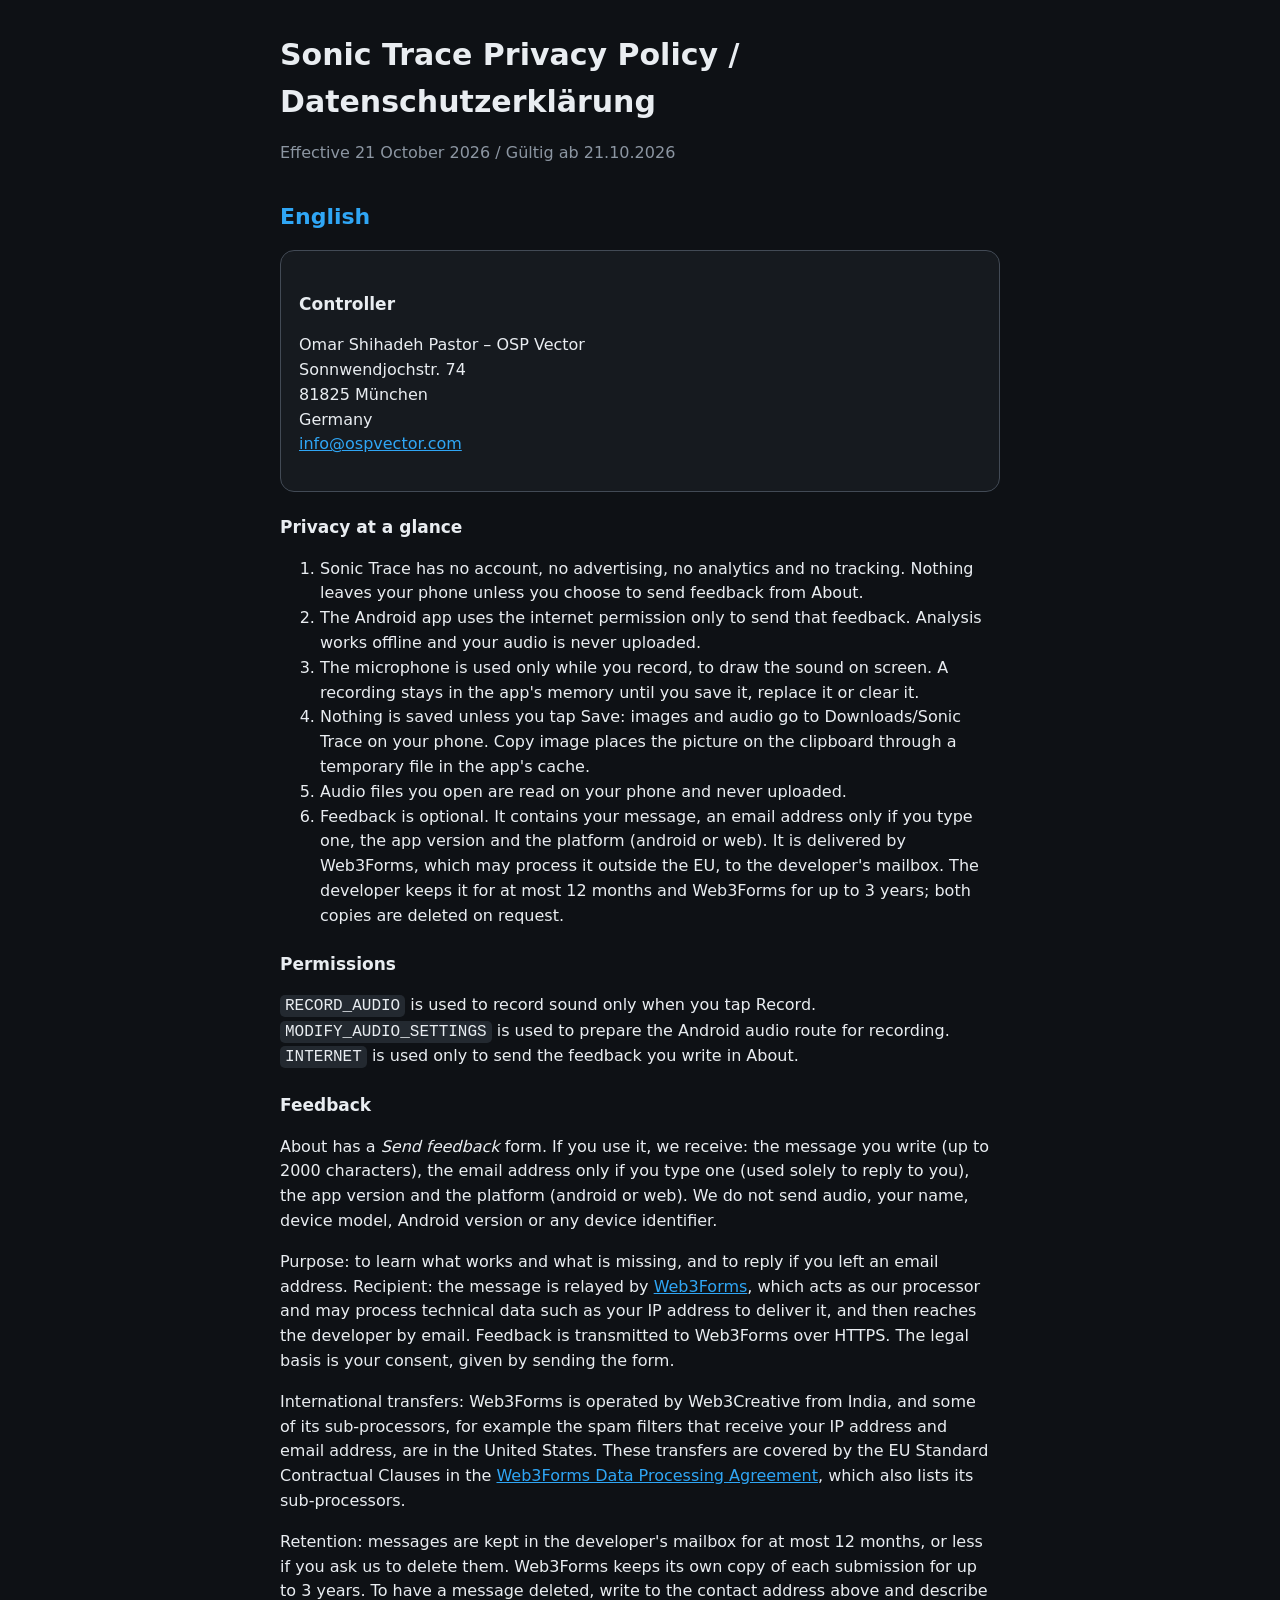
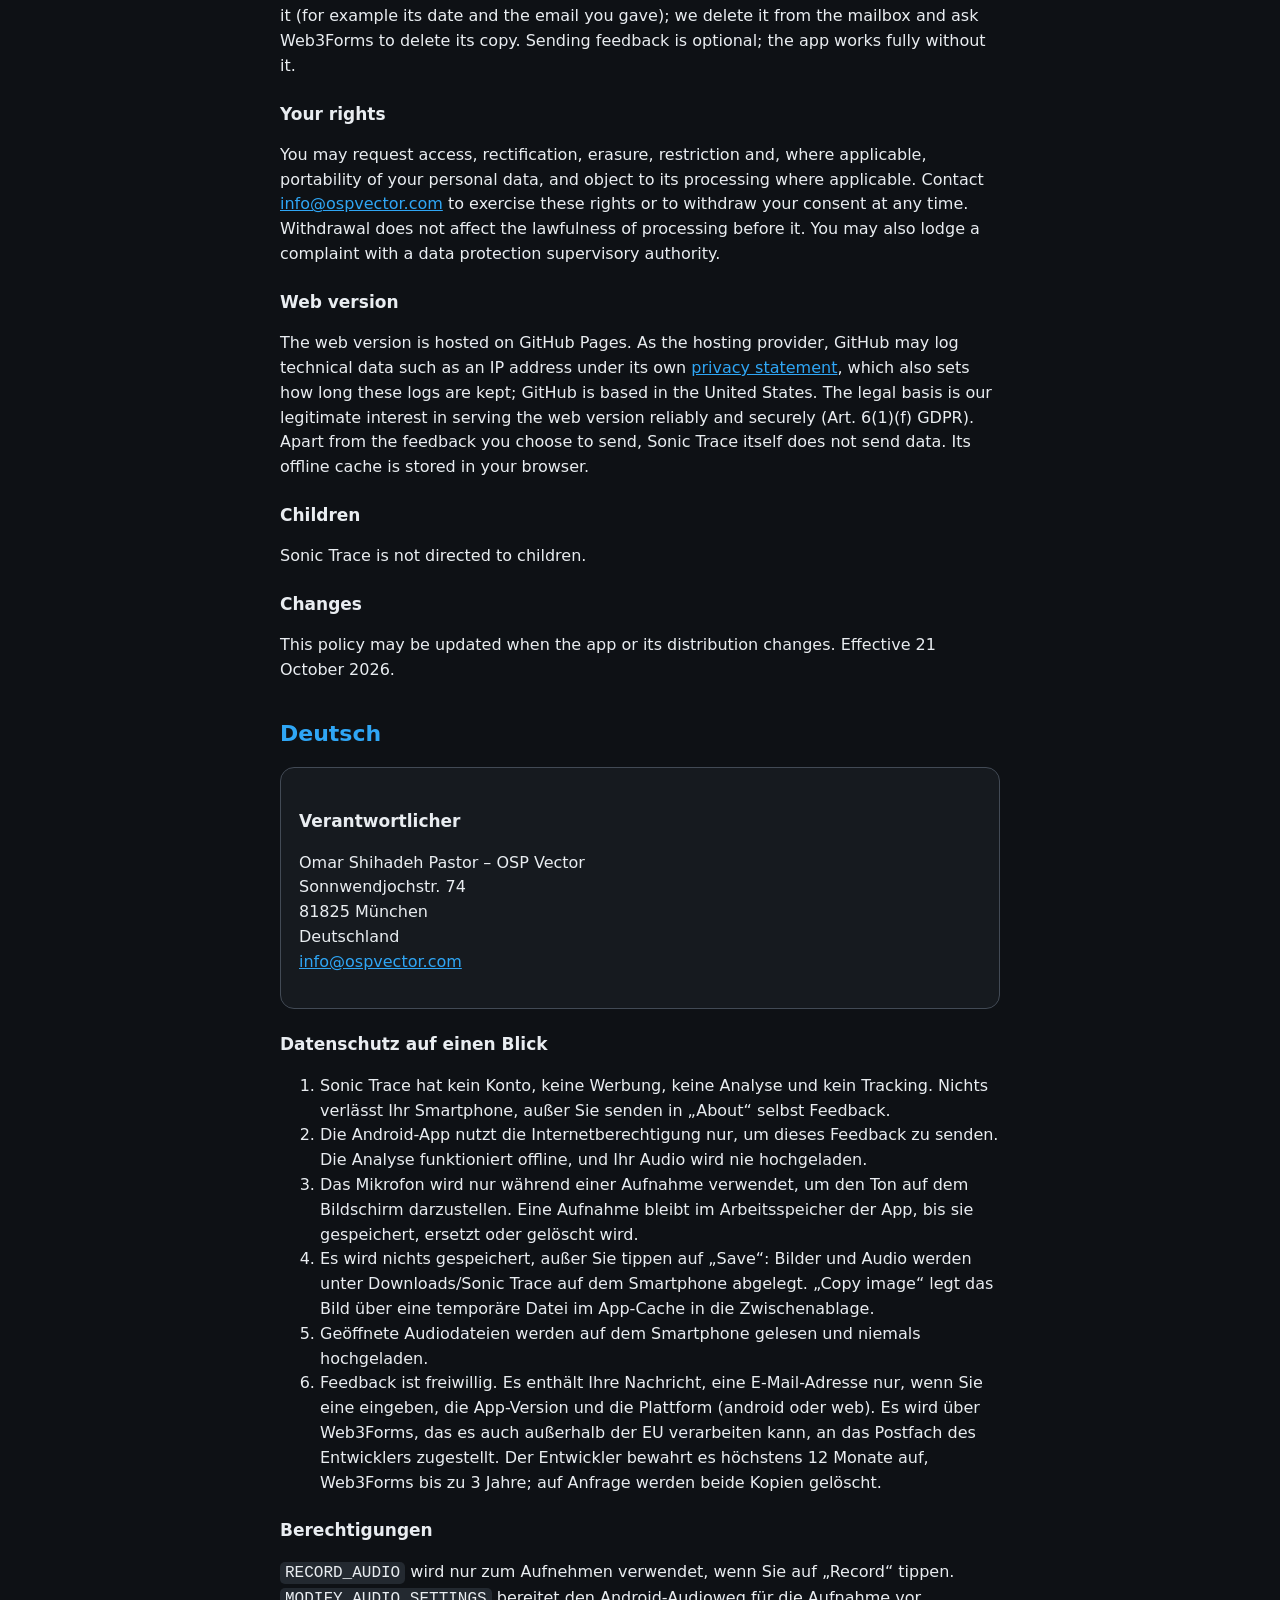
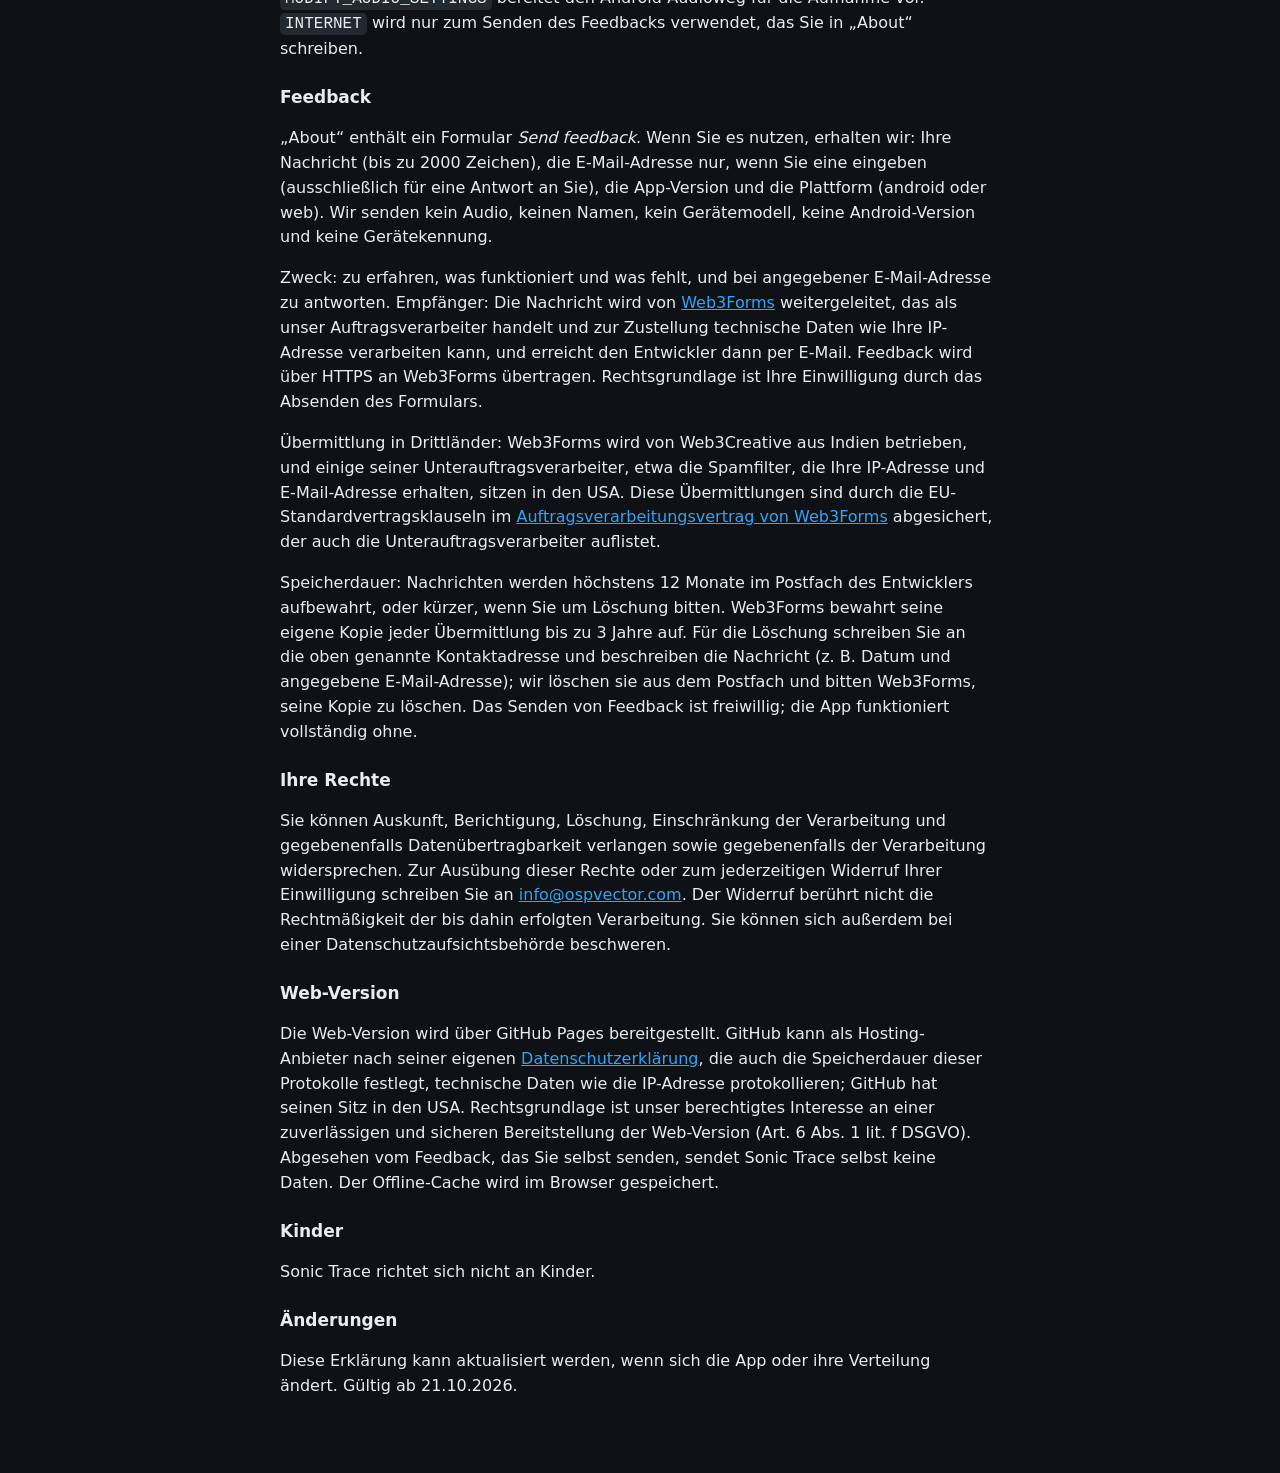
<file: privacy.html>
<!doctype html>
<html lang="en">
<head>
<meta charset="utf-8">
<meta name="viewport" content="width=device-width,initial-scale=1">
<title>Sonic Trace Privacy Policy</title>
<style>
:root{color-scheme:dark;--carbon:#0E1115;--surface:#161A1F;--raised:#232930;--structure:#424A55;--signal:#2FA6F5;--text:#E9EDF1;--muted:#8C96A2}
*{box-sizing:border-box}body{margin:0;background:var(--carbon);color:var(--text);font:16px/1.55 system-ui,sans-serif}main{max-width:760px;margin:auto;padding:32px 20px 64px}h1{font-size:30px;margin:0 0 8px}h2{font-size:22px;margin:34px 0 12px;color:var(--signal)}h3{font-size:17px;margin:22px 0 8px}p,li{max-width:70ch}.muted{color:var(--muted)}.card{background:var(--surface);border:1px solid var(--structure);border-radius:14px;padding:18px;margin:16px 0}code{background:var(--raised);padding:2px 5px;border-radius:5px}a{color:var(--signal)}
</style>
</head>
<body>
<main>
<h1>Sonic Trace Privacy Policy / Datenschutzerklärung</h1>
<p class="muted">Effective 21 October 2026 / Gültig ab 21.10.2026</p>

<section lang="en">
<h2>English</h2>
<div class="card">
<h3>Controller</h3>
<p>Omar Shihadeh Pastor – OSP Vector<br>Sonnwendjochstr. 74<br>81825 München<br>Germany<br><a href="mailto:info@ospvector.com">info@ospvector.com</a></p>
</div>
<h3>Privacy at a glance</h3>
<ol>
<li>Sonic Trace has no account, no advertising, no analytics and no tracking. Nothing leaves your phone unless you choose to send feedback from About.</li>
<li>The Android app uses the internet permission only to send that feedback. Analysis works offline and your audio is never uploaded.</li>
<li>The microphone is used only while you record, to draw the sound on screen. A recording stays in the app's memory until you save it, replace it or clear it.</li>
<li>Nothing is saved unless you tap Save: images and audio go to Downloads/Sonic Trace on your phone. Copy image places the picture on the clipboard through a temporary file in the app's cache.</li>
<li>Audio files you open are read on your phone and never uploaded.</li>
<li>Feedback is optional. It contains your message, an email address only if you type one, the app version and the platform (android or web). It is delivered by Web3Forms, which may process it outside the EU, to the developer's mailbox. The developer keeps it for at most 12 months and Web3Forms for up to 3 years; both copies are deleted on request.</li>
</ol>
<h3>Permissions</h3>
<p><code>RECORD_AUDIO</code> is used to record sound only when you tap Record. <code>MODIFY_AUDIO_SETTINGS</code> is used to prepare the Android audio route for recording. <code>INTERNET</code> is used only to send the feedback you write in About.</p>
<h3>Feedback</h3>
<p>About has a <em>Send feedback</em> form. If you use it, we receive: the message you write (up to 2000 characters), the email address only if you type one (used solely to reply to you), the app version and the platform (android or web). We do not send audio, your name, device model, Android version or any device identifier.</p>
<p>Purpose: to learn what works and what is missing, and to reply if you left an email address. Recipient: the message is relayed by <a href="https://web3forms.com/privacy">Web3Forms</a>, which acts as our processor and may process technical data such as your IP address to deliver it, and then reaches the developer by email. Feedback is transmitted to Web3Forms over HTTPS. The legal basis is your consent, given by sending the form.</p>
<p>International transfers: Web3Forms is operated by Web3Creative from India, and some of its sub-processors, for example the spam filters that receive your IP address and email address, are in the United States. These transfers are covered by the EU Standard Contractual Clauses in the <a href="https://web3forms.com/dpa">Web3Forms Data Processing Agreement</a>, which also lists its sub-processors.</p>
<p>Retention: messages are kept in the developer's mailbox for at most 12 months, or less if you ask us to delete them. Web3Forms keeps its own copy of each submission for up to 3 years. To have a message deleted, write to the contact address above and describe it (for example its date and the email you gave); we delete it from the mailbox and ask Web3Forms to delete its copy. Sending feedback is optional; the app works fully without it.</p>
<h3>Your rights</h3>
<p>You may request access, rectification, erasure, restriction and, where applicable, portability of your personal data, and object to its processing where applicable. Contact <a href="mailto:info@ospvector.com">info@ospvector.com</a> to exercise these rights or to withdraw your consent at any time. Withdrawal does not affect the lawfulness of processing before it. You may also lodge a complaint with a data protection supervisory authority.</p>
<h3>Web version</h3>
<p>The web version is hosted on GitHub Pages. As the hosting provider, GitHub may log technical data such as an IP address under its own <a href="https://docs.github.com/site-policy/privacy-policies/github-general-privacy-statement">privacy statement</a>, which also sets how long these logs are kept; GitHub is based in the United States. The legal basis is our legitimate interest in serving the web version reliably and securely (Art. 6(1)(f) GDPR). Apart from the feedback you choose to send, Sonic Trace itself does not send data. Its offline cache is stored in your browser.</p>
<h3>Children</h3>
<p>Sonic Trace is not directed to children.</p>
<h3>Changes</h3>
<p>This policy may be updated when the app or its distribution changes. Effective 21 October 2026.</p>
</section>

<section lang="de">
<h2>Deutsch</h2>
<div class="card">
<h3>Verantwortlicher</h3>
<p>Omar Shihadeh Pastor – OSP Vector<br>Sonnwendjochstr. 74<br>81825 München<br>Deutschland<br><a href="mailto:info@ospvector.com">info@ospvector.com</a></p>
</div>
<h3>Datenschutz auf einen Blick</h3>
<ol>
<li>Sonic Trace hat kein Konto, keine Werbung, keine Analyse und kein Tracking. Nichts verlässt Ihr Smartphone, außer Sie senden in „About“ selbst Feedback.</li>
<li>Die Android-App nutzt die Internetberechtigung nur, um dieses Feedback zu senden. Die Analyse funktioniert offline, und Ihr Audio wird nie hochgeladen.</li>
<li>Das Mikrofon wird nur während einer Aufnahme verwendet, um den Ton auf dem Bildschirm darzustellen. Eine Aufnahme bleibt im Arbeitsspeicher der App, bis sie gespeichert, ersetzt oder gelöscht wird.</li>
<li>Es wird nichts gespeichert, außer Sie tippen auf „Save“: Bilder und Audio werden unter Downloads/Sonic Trace auf dem Smartphone abgelegt. „Copy image“ legt das Bild über eine temporäre Datei im App-Cache in die Zwischenablage.</li>
<li>Geöffnete Audiodateien werden auf dem Smartphone gelesen und niemals hochgeladen.</li>
<li>Feedback ist freiwillig. Es enthält Ihre Nachricht, eine E-Mail-Adresse nur, wenn Sie eine eingeben, die App-Version und die Plattform (android oder web). Es wird über Web3Forms, das es auch außerhalb der EU verarbeiten kann, an das Postfach des Entwicklers zugestellt. Der Entwickler bewahrt es höchstens 12 Monate auf, Web3Forms bis zu 3 Jahre; auf Anfrage werden beide Kopien gelöscht.</li>
</ol>
<h3>Berechtigungen</h3>
<p><code>RECORD_AUDIO</code> wird nur zum Aufnehmen verwendet, wenn Sie auf „Record“ tippen. <code>MODIFY_AUDIO_SETTINGS</code> bereitet den Android-Audioweg für die Aufnahme vor. <code>INTERNET</code> wird nur zum Senden des Feedbacks verwendet, das Sie in „About“ schreiben.</p>
<h3>Feedback</h3>
<p>„About“ enthält ein Formular <em>Send feedback</em>. Wenn Sie es nutzen, erhalten wir: Ihre Nachricht (bis zu 2000 Zeichen), die E-Mail-Adresse nur, wenn Sie eine eingeben (ausschließlich für eine Antwort an Sie), die App-Version und die Plattform (android oder web). Wir senden kein Audio, keinen Namen, kein Gerätemodell, keine Android-Version und keine Gerätekennung.</p>
<p>Zweck: zu erfahren, was funktioniert und was fehlt, und bei angegebener E-Mail-Adresse zu antworten. Empfänger: Die Nachricht wird von <a href="https://web3forms.com/privacy">Web3Forms</a> weitergeleitet, das als unser Auftragsverarbeiter handelt und zur Zustellung technische Daten wie Ihre IP-Adresse verarbeiten kann, und erreicht den Entwickler dann per E-Mail. Feedback wird über HTTPS an Web3Forms übertragen. Rechtsgrundlage ist Ihre Einwilligung durch das Absenden des Formulars.</p>
<p>Übermittlung in Drittländer: Web3Forms wird von Web3Creative aus Indien betrieben, und einige seiner Unterauftragsverarbeiter, etwa die Spamfilter, die Ihre IP-Adresse und E-Mail-Adresse erhalten, sitzen in den USA. Diese Übermittlungen sind durch die EU-Standardvertragsklauseln im <a href="https://web3forms.com/dpa">Auftragsverarbeitungsvertrag von Web3Forms</a> abgesichert, der auch die Unterauftragsverarbeiter auflistet.</p>
<p>Speicherdauer: Nachrichten werden höchstens 12 Monate im Postfach des Entwicklers aufbewahrt, oder kürzer, wenn Sie um Löschung bitten. Web3Forms bewahrt seine eigene Kopie jeder Übermittlung bis zu 3 Jahre auf. Für die Löschung schreiben Sie an die oben genannte Kontaktadresse und beschreiben die Nachricht (z. B. Datum und angegebene E-Mail-Adresse); wir löschen sie aus dem Postfach und bitten Web3Forms, seine Kopie zu löschen. Das Senden von Feedback ist freiwillig; die App funktioniert vollständig ohne.</p>
<h3>Ihre Rechte</h3>
<p>Sie können Auskunft, Berichtigung, Löschung, Einschränkung der Verarbeitung und gegebenenfalls Datenübertragbarkeit verlangen sowie gegebenenfalls der Verarbeitung widersprechen. Zur Ausübung dieser Rechte oder zum jederzeitigen Widerruf Ihrer Einwilligung schreiben Sie an <a href="mailto:info@ospvector.com">info@ospvector.com</a>. Der Widerruf berührt nicht die Rechtmäßigkeit der bis dahin erfolgten Verarbeitung. Sie können sich außerdem bei einer Datenschutzaufsichtsbehörde beschweren.</p>
<h3>Web-Version</h3>
<p>Die Web-Version wird über GitHub Pages bereitgestellt. GitHub kann als Hosting-Anbieter nach seiner eigenen <a href="https://docs.github.com/site-policy/privacy-policies/github-general-privacy-statement">Datenschutzerklärung</a>, die auch die Speicherdauer dieser Protokolle festlegt, technische Daten wie die IP-Adresse protokollieren; GitHub hat seinen Sitz in den USA. Rechtsgrundlage ist unser berechtigtes Interesse an einer zuverlässigen und sicheren Bereitstellung der Web-Version (Art. 6 Abs. 1 lit. f DSGVO). Abgesehen vom Feedback, das Sie selbst senden, sendet Sonic Trace selbst keine Daten. Der Offline-Cache wird im Browser gespeichert.</p>
<h3>Kinder</h3>
<p>Sonic Trace richtet sich nicht an Kinder.</p>
<h3>Änderungen</h3>
<p>Diese Erklärung kann aktualisiert werden, wenn sich die App oder ihre Verteilung ändert. Gültig ab 21.10.2026.</p>
</section>
</main>
</body>
</html>
</file>
